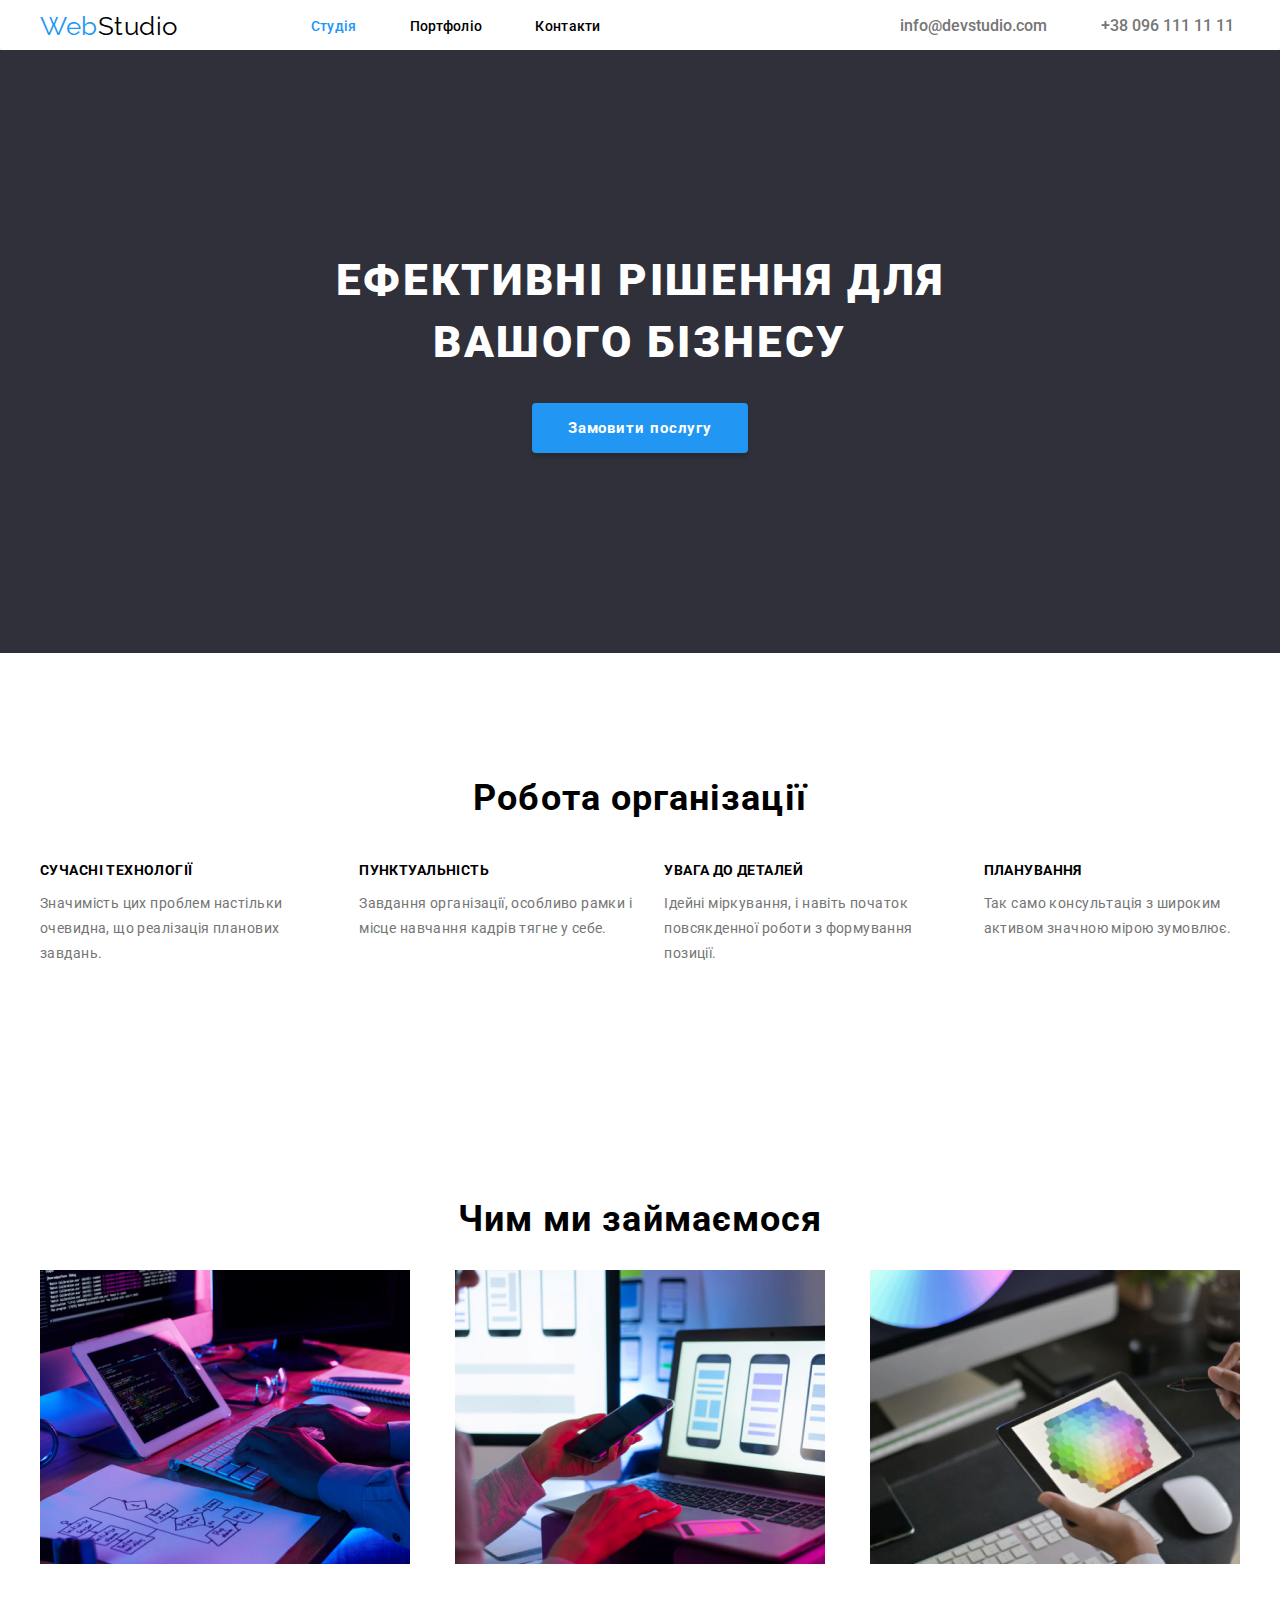
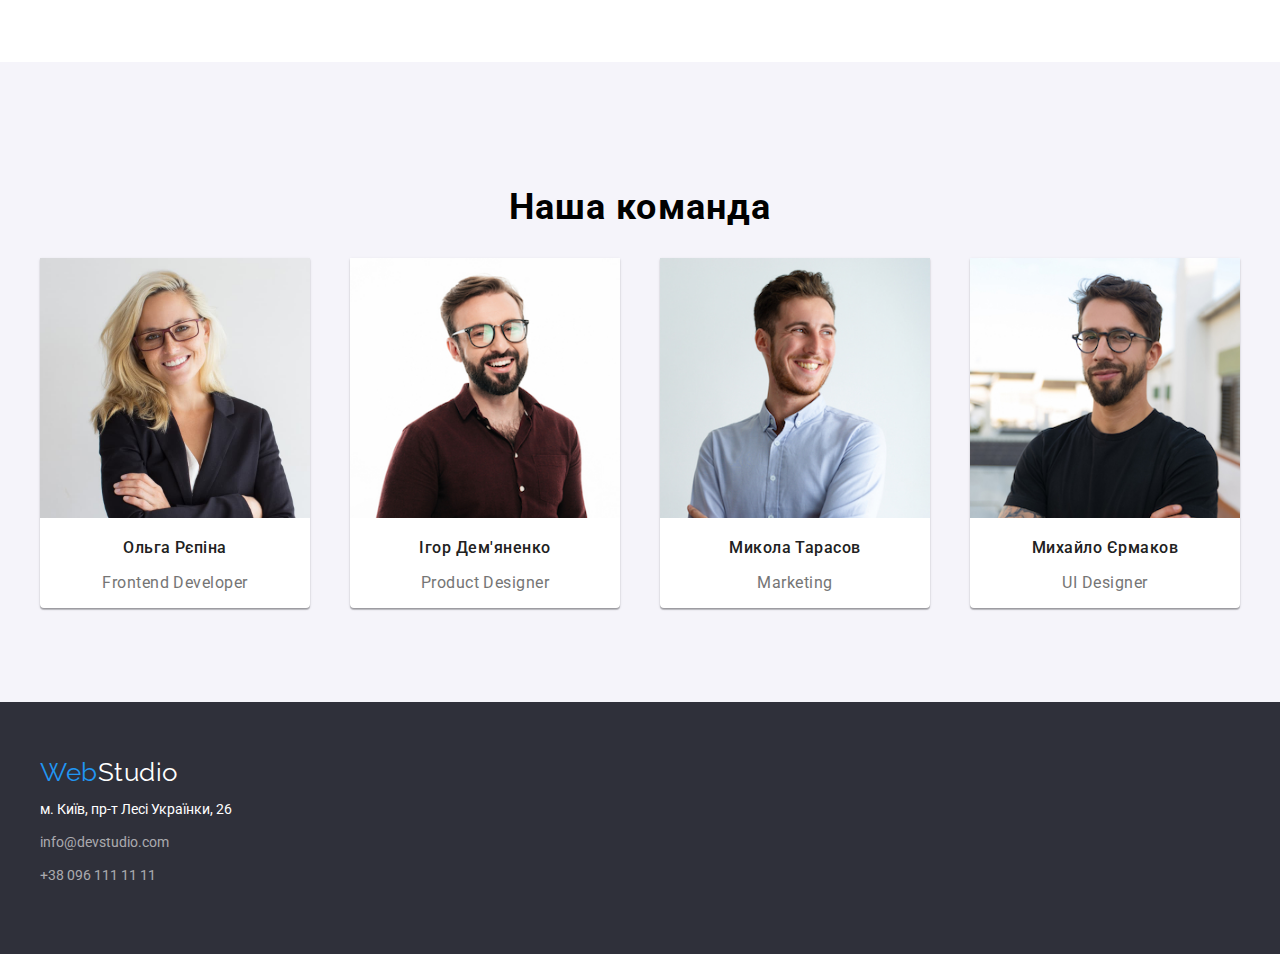
<file: index.html>
<!DOCTYPE html> 
<html lang="uk-UA">
    <head>
        <meta charset="UTF-8"> 
        <meta http-equiv="X-UA-Compatible" content="IE=edge">
        <meta name="viewport" content="width=device-width, initial-scale=1.0">
        <link rel="stylesheet" href="css/styles.css">
        <link href="https://fonts.googleapis.com/css2?family=Raleway:wght@700&family=Roboto:wght@400;500;700;900&display=swap" rel="stylesheet">
        <title>Web Studio (Version 2.1)</title>
    </head>
    <body>
        <header class="upper-line"> 
            <div class="container">
                <a class="upper-button" href="">Studio</a> 
                <nav>
                    <ul class="upper-nav"> 
                        <li><a href="index.html" aria-current="page" class="underline-remover" >Студія</a></li>
                        <li><a href="portfolio.html" class="underline-remover">Портфоліо</a></li>
                        <li><a href="#" class="underline-remover" id="upper-nav-last">Контакти</a></li>
                    </ul>
                </nav>
                <ul class="upper-contact">
                    <li><a href="mailto:info@devstudio.com" class="underline-remover">info@devstudio.com</a></li>
                    <li><a href="tel:+380961111111" class="underline-remover">+38 096 111 11 11</a></li>                
                </ul>
            </div>
        </header>
        <main> 
            <section class="center">
                <h1 class="center-title">Ефективні рішення для
вашого бізнесу</h1>
                <button class="center-button" type="button">Замовити послугу</button> 
            </section>
            <section class="section">
                <h2>Робота організації</h2>
                <div class="content">
                    <ul class="content-list container">
                        <li>
                            <h3>СУЧАСНІ ТЕХНОЛОГІЇ</h3>
                            <p>Значимість цих проблем настільки очевидна, що реалізація планових завдань.</p>
                        </li>
                        <li>
                            <h3>ПУНКТУАЛЬНІСТЬ</h3>
                            <p>Завдання організації, особливо рамки і місце навчання кадрів тягне у себе.</p>
                        </li>
                        <li>
                            <h3>УВАГА ДО ДЕТАЛЕЙ</h3>
                            <p>Ідейні міркування, і навіть початок повсякденної роботи з формування позиції.</p>
                        </li>
                        <li>
                            <h3>ПЛАНУВАННЯ</h3>
                            <p>Так само консультація з широким активом значною мірою зумовлює.</p>
                        </li>
                    </ul>
                </div>
            </section>
            <section class="section">
                <h2>Чим ми займаємося</h2>
                <div class="pictures-work">
                    <ul class="pictures-work-list container">
                        <li>
                            <img src="images/workplace_1.jpg" alt="Computer" width="370" height="294">
                        </li>
                        <li>
                            <img src="images/workplace_2.jpg" alt="Phone" width="370" height="294">
                        </li>
                        <li>
                            <img src="images/workplace_3.jpg" alt="Graphic tablet" width="370" height="294">
                        </li>
                    </ul>
                </div>
            </section>
            <section class="section-workers section">
                <h2>Наша команда</h2>
                <div class="workers">
                    <ul class="workers-list container">
                        <li>
                            <img src="images/worker_1.jpg" alt="Frontend Developer Ольга Рєпіна" width="270" height="260">
                            <h3>Ольга Рєпіна</h3>
                            <p>Frontend Developer</p>
                        </li>
                        <li>
                            <img src="images/worker_2.jpg" alt="Product Designer Ігор Дем'яненко" width="270" height="260">                       
                            <h3>Ігор Дем'яненко</h3>
                            <p>Product Designer</p> 
                        </li>
                        <li>
                            <img src="images/worker_3.jpg" alt="Marketing Микола Тарасов" width="270" height="260">                      
                            <h3>Микола Тарасов</h3>
                            <p>Marketing</p> 
                        </li>
                        <li>
                            <img src="images/worker_4.jpg" alt="UI Designer Михайло Єрмаков" width="270" height="260">                       
                            <h3>Михайло Єрмаков</h3>
                            <p>UI Designer</p> 
                        </li>
                    </ul>
                </div>
            </section>
        </main>
        <footer class="bottom-line">
            <div class="container">
                <address>
                    <ul class="bottom-contact">
                        <li><a href="" class="bottom-button" >Studio</a></li>
                        <li><a class="bottom-contact-colour-white" href="https://www.google.com/maps/place/%D0%B1%D1%83%D0%BB%D1%8C%D0%B2%D0%B0%D1%80+%D0%9B%D0%B5%D1%81%D1%96+%D0%A3%D0%BA%D1%80%D0%B0%D1%97%D0%BD%D0%BA%D0%B8,+26,+%D0%9A%D0%B8%D1%97%D0%B2,+02000/data=!4m2!3m1!1s0x40d4cf0e033ecbe9:0x57a4dffefec77da0?sa=X&ved=2ahUKEwje3Nikyr7_AhUnposKHWtIDUwQ8gF6BAgIEAI">м. Київ, пр-т Лесі Українки, 26</a></li>
                        <li><a class="bottom-contact-colour-grey" href="mailto:info@devstudio.com">info@devstudio.com</a></li>
                        <li><a class="bottom-contact-colour-grey" href="tel:+380961111111">+38 096 111 11 11</a></li>
                    </ul>
                </address> 
            </div>            
        </footer> 
    </body>
</html>
</file>
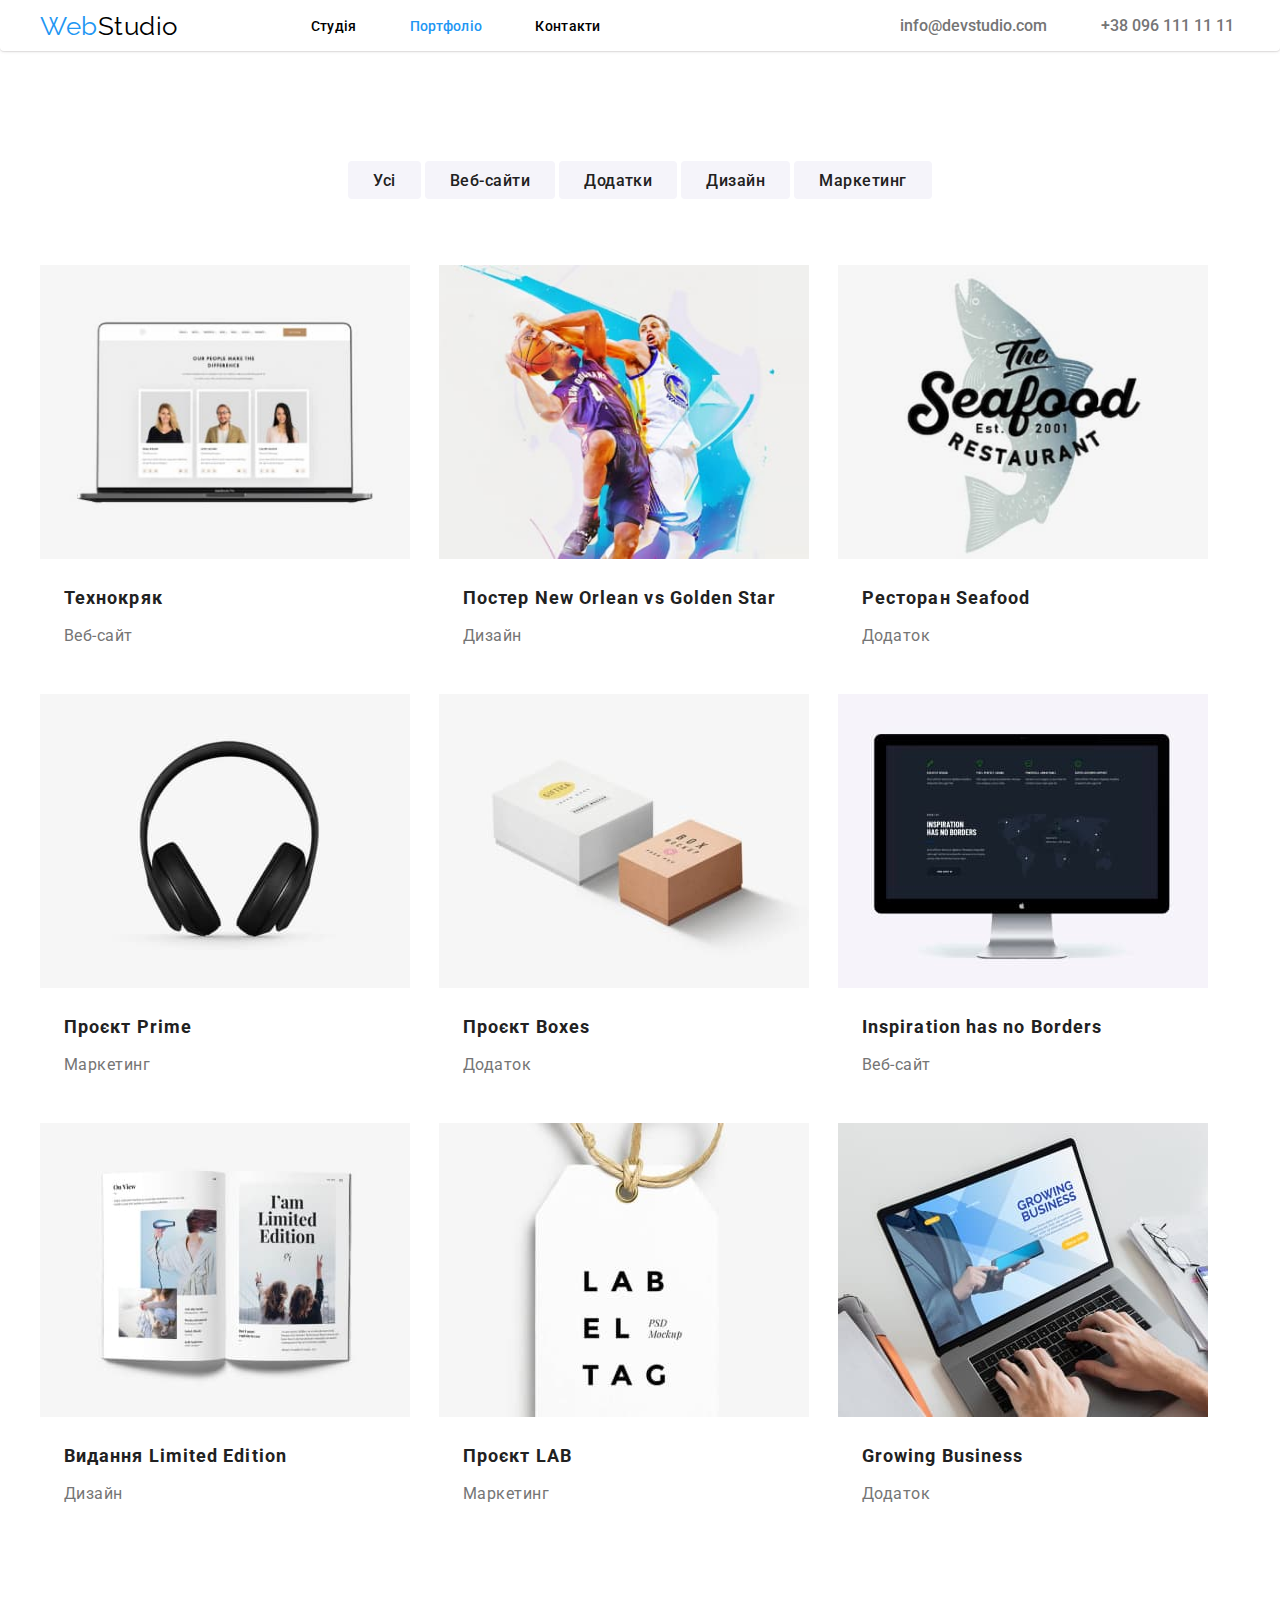
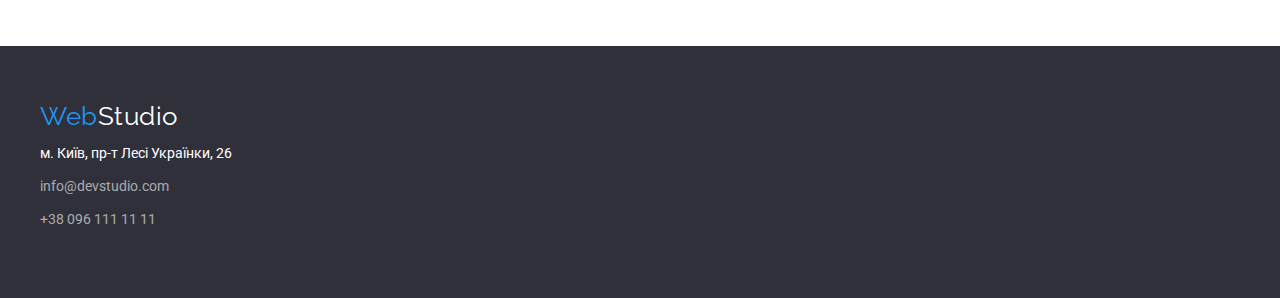
<file: portfolio.html>
<!DOCTYPE html> 
<html lang="uk-UA">
    <head>
        <meta charset="UTF-8"> 
        <meta http-equiv="X-UA-Compatible" content="IE=edge">
        <meta name="viewport" content="width=device-width, initial-scale=1.0">
        <link rel="stylesheet" href="css/styles.css">
        <link href="https://fonts.googleapis.com/css2?family=Raleway:wght@700&family=Roboto:wght@400;500;700;900&display=swap" rel="stylesheet">
        <title>Web Studio (Version 2.1)</title>
    </head>
    <body>
        <header class="upper-line"> 
            <div class="container">
                <a class="upper-button" href="">Studio</a> 
                <nav>
                    <ul class="upper-nav"> 
                        <li><a href="index.html" class="underline-remover" >Студія</a></li>
                        <li><a href="portfolio.html" aria-current="page" class="underline-remover">Портфоліо</a></li>
                        <li><a href="#" class="underline-remover" id="upper-nav-last">Контакти</a></li>
                    </ul>
                </nav>
                <ul class="upper-contact">
                    <li><a href="mailto:info@devstudio.com" class="underline-remover">info@devstudio.com</a></li>
                    <li><a href="tel:+380961111111" class="underline-remover">+38 096 111 11 11</a></li>                
                </ul>
            </div>
        </header>
        <main class="section"> 
            <ul class="main-buttons">
                <li><button type="button">Усі</button></li>
                <li><button type="button">Веб-сайти</button></li>
                <li><button type="button">Додатки</button></li> 
                <li><button type="button">Дизайн</button></li> 
                <li><button type="button">Маркетинг</button></li> 
            </ul>
            <div class="main-pic">
                <div class="container">
                    <ul class="main-pic-list">
                        <li>
                            <a href="#">
                                <img src="images/project_1.jpg" alt="Технокряк Веб-сайт" width="370" height="294">
                                <div>
                                    <h3>Технокряк</h3>
                                    <p>Веб-сайт</p>                                
                                </div>
                            </a>
                        </li>
                        <li>   
                            <a href="#">           
                                <img src="images/project_2.jpg" alt="Постер New Orlean vs Golden Star Дизайн" width="370" height="294">
                                <div>
                                
                                    <h3>Постер New Orlean vs Golden Star</h3>
                                    <p>Дизайн</p>                                                  
                                </div>
                            </a>                                             
                        </li>
                        <li>
                            <a href="#"> 
                                <img src="images/project_3.jpg" alt="Ресторан Seafood Додаток" width="370" height="294">
                                <div>                               
                                        <h3>Ресторан Seafood</h3>
                                        <p>Додаток</p>                                               
                                </div>
                            </a>                    
                        </li>
                        <li>
                            <a href="#"> 
                                <img src="images/project_4.jpg" alt="Проєкт Prime Маркетинг" width="370" height="294">
                                <div>                                
                                        <h3>Проєкт Prime</h3>
                                        <p>Маркетинг</p>                                                 
                                </div>
                            </a>                    
                        </li>
                        <li>
                            <a href="#"> 
                                <img src="images/project_5.jpg" alt="Проєкт Boxes Додаток" width="370" height="294">
                                <div>                              
                                        <h3>Проєкт Boxes</h3>
                                        <p>Додаток</p>                            
                                </div>  
                            </a>                  
                        </li>
                        <li>
                            <a href="#"> 
                                <img src="images/project_6.jpg" alt="Inspiration has no Borders Веб-сайт" width="370" height="294">
                                <div>                           
                                        <h3>Inspiration has no Borders</h3>
                                        <p>Веб-сайт</p>                            
                                </div>
                            </a>                    
                        </li>
                        <li>
                            <a href="#"> 
                                <img src="images/project_7.jpg" alt="Видання Limited Edition Дизайн" width="370" height="294">
                                <div>
                                        <h3>Видання Limited Edition</h3>
                                        <p>Дизайн</p>
                                </div>
                            </a>                    
                        </li>
                        <li>
                            <a href="#"> 
                                <img src="images/project_8.jpg" alt="Проєкт LAB Маркетинг" width="370" height="294">
                                <div>                                
                                        <h3>Проєкт LAB</h3>
                                        <p>Маркетинг</p>                                    
                                </div>
                            </a>                    
                        </li>
                        <li>
                            <a href="#"> 
                                <img src="images/project_9.jpg" alt="Growing Business Додаток" width="370" height="294">
                                <div>                                    
                                        <h3>Growing Business</h3>
                                        <p>Додаток</p>                                    
                                </div>
                            </a>                    
                        </li>
                    </ul>
                </div>
            </div>
        </main>
        <footer class="bottom-line">
            <div class="container">
                <address>
                    <ul class="bottom-contact">
                        <li><a href="" class="bottom-button" >Studio</a></li>
                        <li><a class="bottom-contact-colour-white" href="https://www.google.com/maps/place/%D0%B1%D1%83%D0%BB%D1%8C%D0%B2%D0%B0%D1%80+%D0%9B%D0%B5%D1%81%D1%96+%D0%A3%D0%BA%D1%80%D0%B0%D1%97%D0%BD%D0%BA%D0%B8,+26,+%D0%9A%D0%B8%D1%97%D0%B2,+02000/data=!4m2!3m1!1s0x40d4cf0e033ecbe9:0x57a4dffefec77da0?sa=X&ved=2ahUKEwje3Nikyr7_AhUnposKHWtIDUwQ8gF6BAgIEAI">м. Київ, пр-т Лесі Українки, 26</a></li>
                        <li><a class="bottom-contact-colour-grey" href="mailto:info@devstudio.com" class="underline-remover">info@devstudio.com</a></li>
                        <li><a class="bottom-contact-colour-grey" href="tel:+380961111111">+38 096 111 11 11</a></li>
                    </ul>
                </address> 
            </div>            
        </footer> 
    </body>
</html>
</file>
<file: css/styles.css>
/*  Global  */
body{
    font-family: 'Roboto', sans-serif;
    color: var(--black-color);
    margin: 0;
    padding: 0;
    border: 0;
}
:root{
 --main-color: rgba(33, 150, 243, 1);
 --white-color: #ffffff;
 --black-color: #000000;
 --black-grey-color: #212121;
 --white-grey-color: #757575;
 --white-bg-color: #F5F4FA;
 --black-bg-color: #2F303A;
 --active-button-color: #005ca7;
}
h2{ 
    font-weight: 700;
    font-size: 36px;
    line-height: 42px;
    text-align: center;
    letter-spacing: 0.03em;
    color: var(--grey-color)
}

.container{
    width: 1200px;
    display: flex;
    align-items: center;
}
.section{
    padding:94px 0 94px 0;
}

/*  Header   */
.upper-line{
    position: relative;
    width: 100%;
    display: flex;
    justify-content: center;
    align-items: center;
    background: var(--white-color);
    box-shadow: 0px 1px 3px rgba(90, 77, 77, 0.12), 0px 1px 1px #ECECEC;;
    border-radius: 0px 0px 4px 4px;
    
}
.upper-button{
    font-family: 'Raleway';
    margin-right: 93px;
    font-size: 26px;
    text-decoration: none;
    letter-spacing: 0.02em;
    color: var(--black-color);
}
.upper-button:before {
    content: 'Web';
    font-size: 26px;
    color: var(--main-color);
}

.upper-nav{
    font-weight: 500;
    font-weight: 500;
    font-size: 14px;
    letter-spacing: 0.02em;
}
.upper-nav li
{
    display: flex;
    display: inline-block;
    margin-right: 50px;
}
.upper-nav li a
{
    text-decoration: none;
    color: var(--black-color);
}
.upper-nav li a:hover
{
    color: var(--main-color);
}
.upper-nav li:last-child a
{
    margin-right: 159px;
}
.upper-contact
{
    font-weight: 500;
}
.upper-contact li
{
    display: inline-block;
    margin-left: 50px;
}
.upper-contact li a
{
    text-decoration: none;
    color: rgba(117, 117, 117, 1);
}
.upper-contact li a:hover
{
    color: var(--main-color);
}
.underline-remover[aria-current="page"]{
    color: var(--main-color);
}

/*  Footer  */
.bottom-line{
    display: flex;
    justify-content: center;
    align-items: center;
    width: 100%;
    height: 252px;
    background: var(--black-bg-color);
}
.bottom-button{
    font-family: 'Raleway', sans-serif;
    font-size: 26px;
    text-decoration: none;
    letter-spacing: 0.02em;
    color:  var(--white-color);
}
.bottom-button:before {
    content: 'Web';
    font-size: 26px;
    color: var(--main-color);
}
.bottom-contact{
    margin: 0;
    padding: 0;
    font-style: normal;
    list-style-type: none; 
    color: rgba(255, 255, 255, 0.6);
}
.bottom-contact li{
    font-style: normal;
    font-weight: 400;
    font-size: 14px;
    line-height: 24px;
    list-style-type: none; 
    padding-bottom: 9px;
}
.bottom-contact-colour-white{
    color: rgb(255, 255, 255);
    text-decoration: none;
}
.bottom-contact-colour-grey{
    color: rgba(255, 255, 255, 0.6);
    text-decoration: none;
}

/*     index.html      */

.center{
    position: relative;
    align-items: center;
    justify-content: center;
    background: var(--black-bg-color);
    text-align: center;  
    margin-top: -30px;
}
.center-title{
    font-weight: 900;
    font-size: 44px;
    line-height: 1.4;
    white-space: pre;
    padding-top: 200px;
    letter-spacing: 0.06em;
    text-transform: uppercase;
    color:  var(--white-color);
}
.center-button{
    position: relative;
    font-family: 'Roboto', sans-serif;
    font-size: 15px;
    font-weight: 700;
    letter-spacing: 0.06em;
    border: none;
    box-shadow: 0px 4px 4px rgba(0, 0, 0, 0.15);
    color:  var(--white-color);
    width: 216px;
    height: 50px;
    margin-bottom: 200px;
    background: var(--main-color);
    border-radius: 4px;
    cursor: pointer;
}
.center-button:active{
    background: var(--active-button-color);
    box-shadow: 0px 3px 1px rgba(0, 0, 0, 0.1), 0px 1px 2px rgba(0, 0, 0, 0.08), 0px 2px 2px rgba(0, 0, 0, 0.12);
    color:  var(--white-color);
}
.content{
    display: flex;
    align-items: center;
    justify-content: center;
    list-style-type: none;
}
.content-list{
    align-items: start;
    padding: 0;
    margin: 0;
}
.content-list li:not(:last-child){
    margin-right: 30px;
}
.content-list li h3{
    font-weight: 700;
    font-size: 14px;
    line-height: 1;
    letter-spacing: 0.03em;
    color: var(--grey-color)
}
.content-list li p{
    font-weight: 400;
    font-size: 14px;
    line-height: 1.8;
    letter-spacing: 0.03em;
    color: var(--white-grey-color);
}

.pictures-work{
    display: flex;
    justify-content: center;
    margin: 0;
}
.pictures-work-list{
    list-style-type: none;
    margin: 0;
    padding: 0;

}
.pictures-work-list li:not(:last-child){
    margin-right: auto;
}
.section-workers{
    background: var(--white-bg-color);
}
.workers{
    display: flex;
    align-items: center;
    justify-content: center;
    list-style-type: none;
}
.workers-list{
    padding: 0;
    margin: 0;
    list-style-type: none;
}

.workers-list li{
    box-shadow: 0px 1px 3px rgba(0, 0, 0, 0.12), 0px 1px 1px rgba(0, 0, 0, 0.14), 0px 2px 1px rgba(0, 0, 0, 0.2);
    border-radius: 0px 0px 4px 4px;
    background:  var(--white-color);
    display: inline-block;
    text-align: center;
}
.workers-list li:not(:last-child){
    margin-right: auto;
}
.workers-list li h3{
    color: var(--black-grey-color);
    font-size: 16px;
    font-weight: 500;
    letter-spacing: 0.48px; 
}
.workers-list li p{
    color: var(--white-grey-color);
    font-size: 16px;
    letter-spacing: 0.48px 
}

/*       portpolio.html          */


.main-buttons{
    text-align: center;
    padding: 0 0 50px 0;
}
.content-list{
    list-style-type: none;
}
.main-buttons li{
    width: auto; 
    display: inline-block;
}
.main-buttons li button{
    font-family: 'Roboto', sans-serif; 
    width: auto;
    height: 38px;
    padding-right: 25px;
    padding-left: 25px;
    background: var(--white-bg-color);
    border-radius: 4px;
    cursor: pointer;
    border: none;
    font-weight: 500;
    font-size: 16px;
    text-align: center;    
    letter-spacing: 0.48px;
    color: var(--black-grey-color); 
}
.main-buttons button:hover{
    background: var(--main-color);
    box-shadow: 0px 3px 1px rgba(0, 0, 0, 0.1), 0px 1px 2px rgba(0, 0, 0, 0.08), 0px 2px 2px rgba(0, 0, 0, 0.12);
    color:  var(--white-color);
}
.main-buttons button:active{
    background: var(--active-button-color);
    box-shadow: 0px 3px 1px rgba(0, 0, 0, 0.1), 0px 1px 2px rgba(0, 0, 0, 0.08), 0px 2px 2px rgba(0, 0, 0, 0.12);
    color:  var(--white-color);
}

.main-pic{
    display: flex;
    align-items: center;
    justify-content: center;
}
.main-pic-list{
    list-style-type: none;
    padding: 0;
    margin: 0;
}
.main-pic-list li{
    display: inline-block;
    border-radius: 0px 0px 4px 4px;
    background:  var(--white-color);
    margin-right: 25px;
    margin-bottom: 25px;
}

.main-pic-list li a div{
    text-align: left;
    margin: 24px; 
}
.main-pic-list li a div h3{
    font-family: 'Roboto', sans-serif;
    color: var(--black-grey-color);
    font-size: 18px;
    font-weight: 700;
    letter-spacing: 1.08px; 
}
.main-pic-list li a div p{
    font-family: 'Roboto', sans-serif;
    color: var(--white-grey-color);
    font-size: 16px;
    letter-spacing: 0.48px; 
}
.main-pic-list li a{
    font-family: 'Roboto', sans-serif;
    text-decoration: none;
}
</file>
